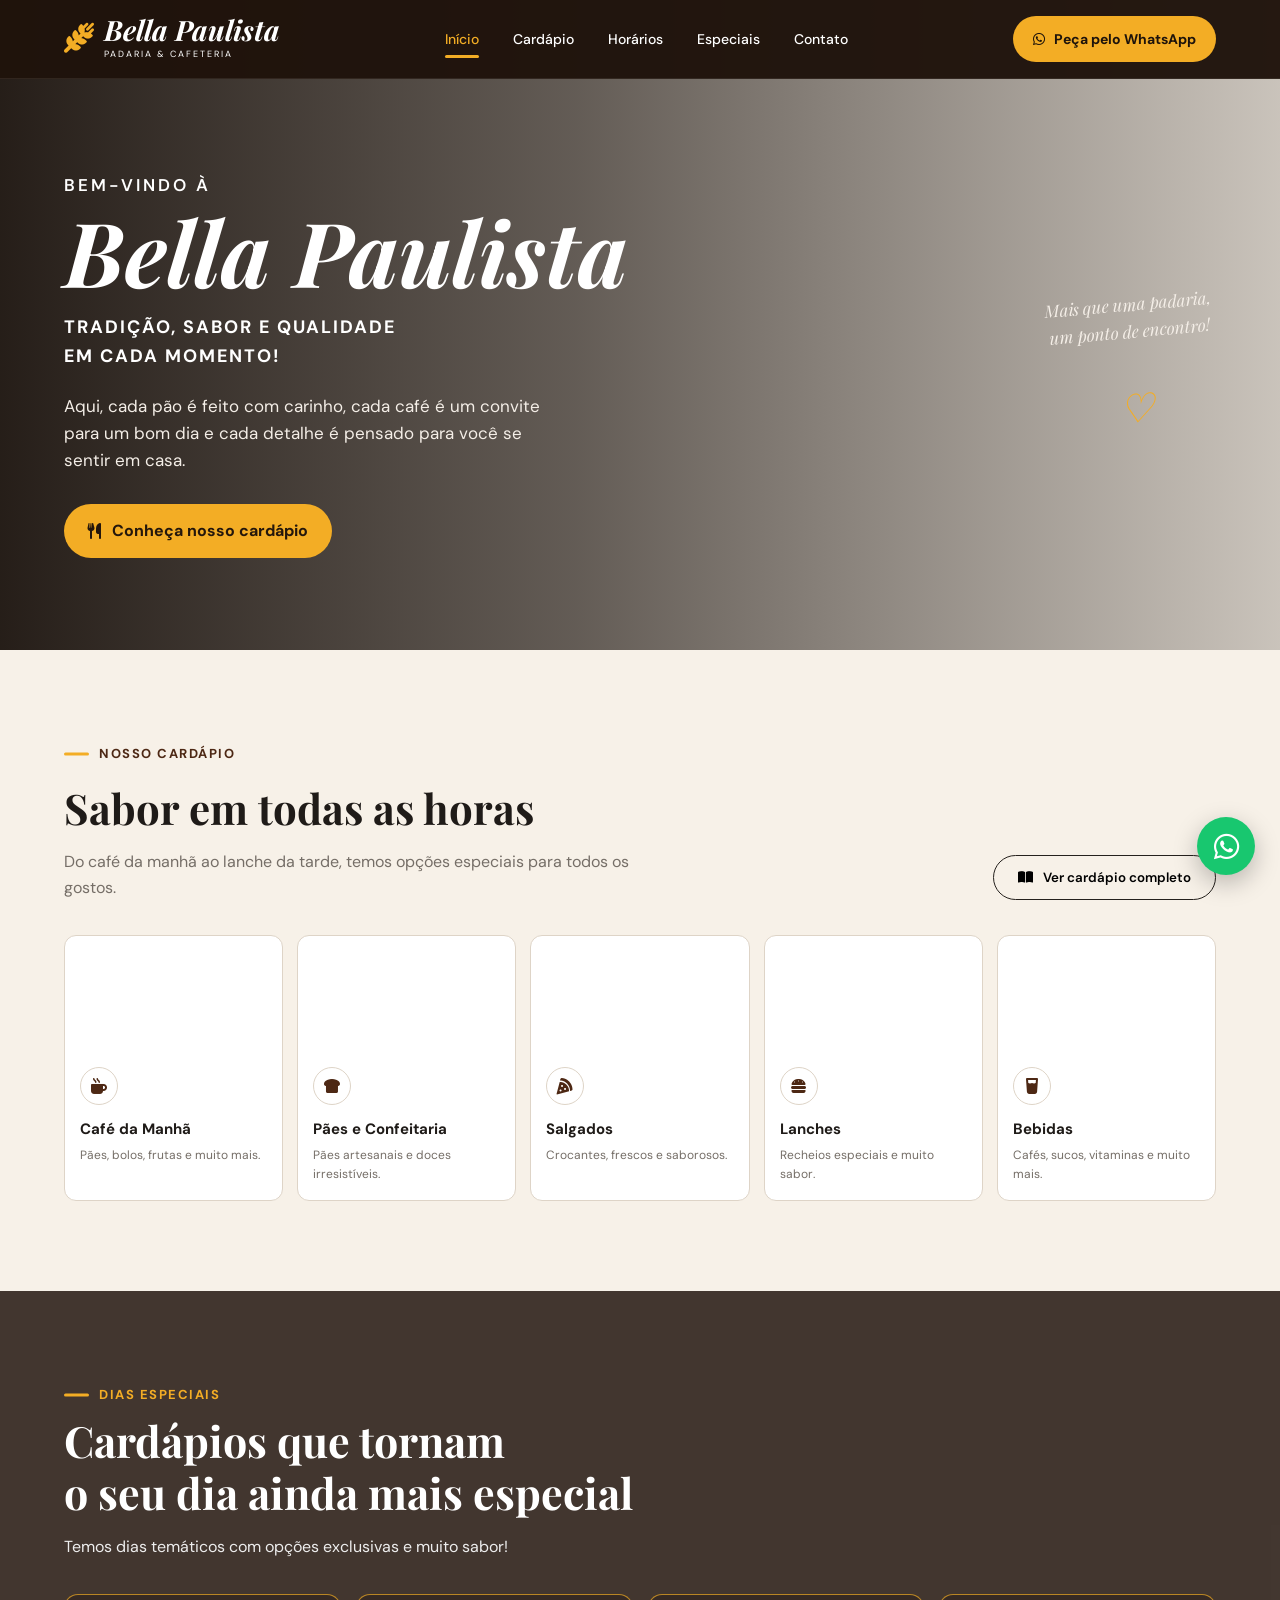
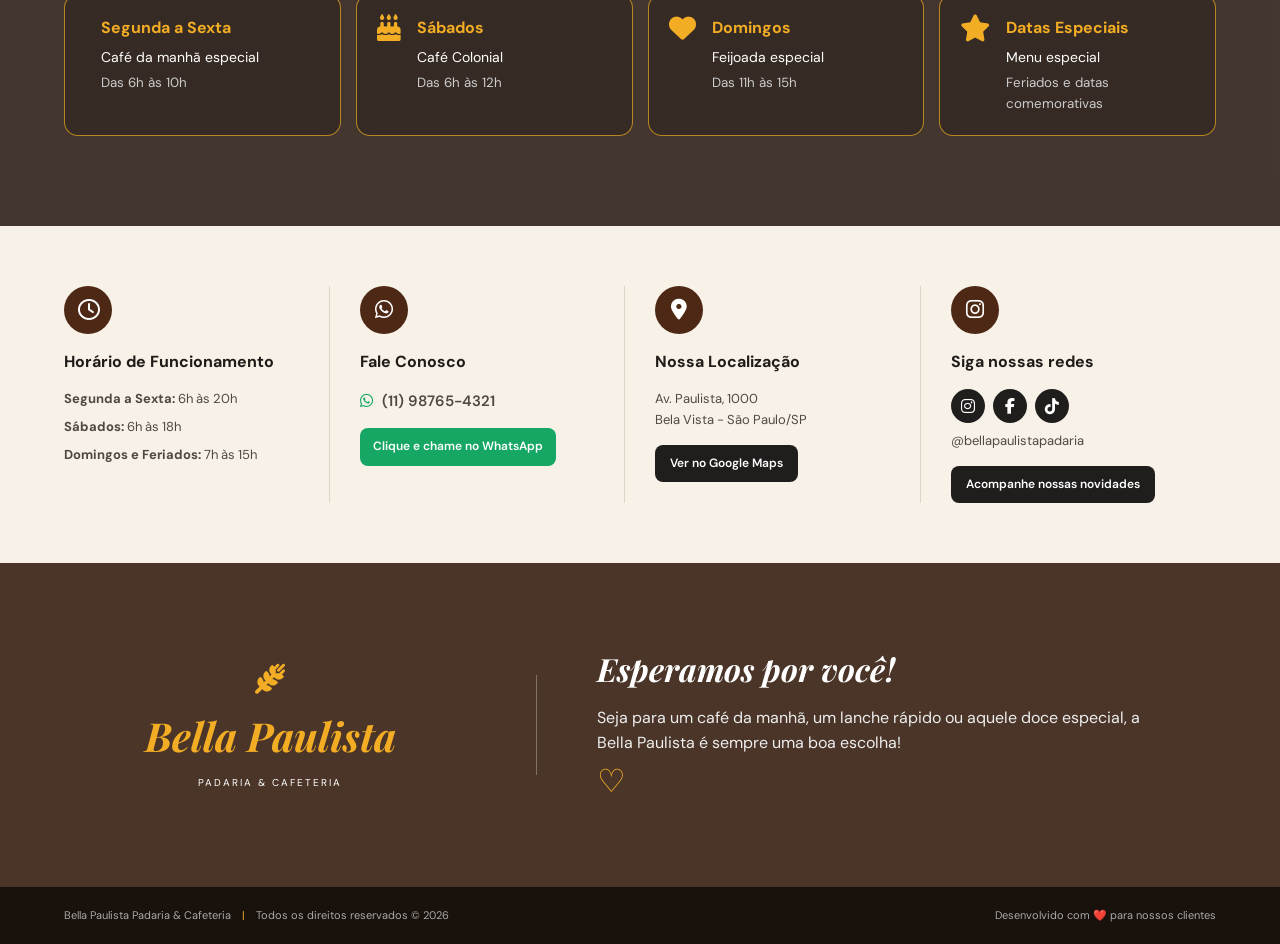
<file: index.html>
<!DOCTYPE html>
<html lang="pt-BR">

<head>
    <meta charset="UTF-8">
    <meta name="viewport" content="width=device-width, initial-scale=1.0">

    <meta name="description"
        content="Bella Paulista - Padaria & Cafeteria. Café, pães artesanais, confeitaria, salgados e muito mais.">

    <title>Bella Paulista | Padaria & Cafeteria</title>

    <!-- Google Fonts -->
    <link rel="preconnect" href="https://fonts.googleapis.com">
    <link rel="preconnect" href="https://fonts.gstatic.com" crossorigin>

    <link
        href="https://fonts.googleapis.com/css2?family=DM+Sans:wght@400;500;600;700&family=Playfair+Display:ital,wght@0,500;0,600;0,700;1,500;1,600&display=swap"
        rel="stylesheet">

    <!-- Font Awesome -->
    <link
        rel="stylesheet"
        href="https://cdnjs.cloudflare.com/ajax/libs/font-awesome/6.5.2/css/all.min.css">

    <!-- CSS -->
    <link rel="stylesheet" href="style.css">
</head>

<body>

    <!-- ================= HEADER ================= -->

    <header class="header">

        <div class="container nav-container">

            <a href="#inicio" class="logo">
                <span class="logo-icon">
                    <i class="fa-solid fa-wheat-awn"></i>
                </span>

                <div>
                    <strong>Bella Paulista</strong>
                    <small>PADARIA & CAFETERIA</small>
                </div>
            </a>

            <nav class="nav" id="nav">

                <a href="#inicio" class="active">Início</a>
                <a href="#cardapio">Cardápio</a>
                <a href="#horarios">Horários</a>
                <a href="#especiais">Especiais</a>
                <a href="#contato">Contato</a>

            </nav>

            <a
                class="btn-whatsapp header-whatsapp"
                href="https://wa.me/5511987654321?text=Olá!%20Gostaria%20de%20fazer%20um%20pedido."
                target="_blank">

                <i class="fa-brands fa-whatsapp"></i>

                Peça pelo WhatsApp

            </a>

            <button class="menu-button" id="menuButton">

                <i class="fa-solid fa-bars"></i>

            </button>

        </div>

    </header>


    <!-- ================= HERO ================= -->

    <main>

        <section class="hero" id="inicio">

            <div class="hero-overlay"></div>

            <div class="container hero-content">

                <div class="hero-text">

                    <span class="eyebrow">BEM-VINDO À</span>

                    <h1>Bella Paulista</h1>

                    <h2>
                        Tradição, sabor e qualidade
                        <br>
                        em cada momento!
                    </h2>

                    <p>
                        Aqui, cada pão é feito com carinho,
                        cada café é um convite para um bom dia
                        e cada detalhe é pensado para você
                        se sentir em casa.
                    </p>

                    <a href="#cardapio" class="btn-primary">

                        <i class="fa-solid fa-utensils"></i>

                        Conheça nosso cardápio

                    </a>

                </div>

                <div class="hero-message">

                    <p>
                        Mais que uma padaria,
                        <br>
                        um ponto de encontro!
                    </p>

                    <span>♡</span>

                </div>

            </div>

        </section>


        <!-- ================= CARDÁPIO ================= -->

        <section class="section cardapio" id="cardapio">

            <div class="container">

                <div class="section-header">

                    <div>

                        <span class="section-label">
                            NOSSO CARDÁPIO
                        </span>

                        <h2>
                            Sabor em todas as horas
                        </h2>

                        <p>
                            Do café da manhã ao lanche da tarde,
                            temos opções especiais para todos os gostos.
                        </p>

                    </div>

                    <button class="btn-outline" id="openMenu">

                        <i class="fa-solid fa-book-open"></i>

                        Ver cardápio completo

                    </button>

                </div>


                <div class="category-grid">

                    <!-- CARD 1 -->

                    <article class="category-card">

                        <div class="category-image breakfast"></div>

                        <div class="category-content">

                            <span class="category-icon">
                                <i class="fa-solid fa-mug-hot"></i>
                            </span>

                            <h3>Café da Manhã</h3>

                            <p>
                                Pães, bolos, frutas e muito mais.
                            </p>

                        </div>

                    </article>


                    <!-- CARD 2 -->

                    <article class="category-card">

                        <div class="category-image bakery"></div>

                        <div class="category-content">

                            <span class="category-icon">
                                <i class="fa-solid fa-bread-slice"></i>
                            </span>

                            <h3>Pães e Confeitaria</h3>

                            <p>
                                Pães artesanais e doces irresistíveis.
                            </p>

                        </div>

                    </article>


                    <!-- CARD 3 -->

                    <article class="category-card">

                        <div class="category-image snacks"></div>

                        <div class="category-content">

                            <span class="category-icon">
                                <i class="fa-solid fa-pizza-slice"></i>
                            </span>

                            <h3>Salgados</h3>

                            <p>
                                Crocantes, frescos e saborosos.
                            </p>

                        </div>

                    </article>


                    <!-- CARD 4 -->

                    <article class="category-card">

                        <div class="category-image sandwiches"></div>

                        <div class="category-content">

                            <span class="category-icon">
                                <i class="fa-solid fa-burger"></i>
                            </span>

                            <h3>Lanches</h3>

                            <p>
                                Recheios especiais e muito sabor.
                            </p>

                        </div>

                    </article>


                    <!-- CARD 5 -->

                    <article class="category-card">

                        <div class="category-image drinks"></div>

                        <div class="category-content">

                            <span class="category-icon">
                                <i class="fa-solid fa-glass-water"></i>
                            </span>

                            <h3>Bebidas</h3>

                            <p>
                                Cafés, sucos, vitaminas e muito mais.
                            </p>

                        </div>

                    </article>

                </div>

            </div>

        </section>


        <!-- ================= ESPECIAIS ================= -->

        <section class="special-section" id="especiais">

            <div class="special-overlay"></div>

            <div class="container special-content">

                <span class="section-label light">
                    DIAS ESPECIAIS
                </span>

                <h2>
                    Cardápios que tornam
                    <br>
                    o seu dia ainda mais especial
                </h2>

                <p>
                    Temos dias temáticos com opções exclusivas
                    e muito sabor!
                </p>


                <div class="special-grid">

                    <article class="special-card">

                        <i class="fa-solid fa-croissant"></i>

                        <div>
                            <strong>Segunda a Sexta</strong>

                            <span>
                                Café da manhã especial
                            </span>

                            <small>
                                Das 6h às 10h
                            </small>
                        </div>

                    </article>


                    <article class="special-card">

                        <i class="fa-solid fa-cake-candles"></i>

                        <div>
                            <strong>Sábados</strong>

                            <span>
                                Café Colonial
                            </span>

                            <small>
                                Das 6h às 12h
                            </small>
                        </div>

                    </article>


                    <article class="special-card">

                        <i class="fa-solid fa-heart"></i>

                        <div>
                            <strong>Domingos</strong>

                            <span>
                                Feijoada especial
                            </span>

                            <small>
                                Das 11h às 15h
                            </small>
                        </div>

                    </article>


                    <article class="special-card">

                        <i class="fa-solid fa-star"></i>

                        <div>
                            <strong>Datas Especiais</strong>

                            <span>
                                Menu especial
                            </span>

                            <small>
                                Feriados e datas comemorativas
                            </small>
                        </div>

                    </article>

                </div>

            </div>

        </section>


        <!-- ================= INFORMAÇÕES ================= -->

        <section class="info-section" id="horarios">

            <div class="container info-grid">


                <!-- HORÁRIOS -->

                <div class="info-box">

                    <div class="info-icon">
                        <i class="fa-regular fa-clock"></i>
                    </div>

                    <h3>
                        Horário de Funcionamento
                    </h3>

                    <p>
                        <strong>Segunda a Sexta:</strong>
                        6h às 20h
                    </p>

                    <p>
                        <strong>Sábados:</strong>
                        6h às 18h
                    </p>

                    <p>
                        <strong>Domingos e Feriados:</strong>
                        7h às 15h
                    </p>

                </div>


                <!-- WHATSAPP -->

                <div class="info-box">

                    <div class="info-icon">
                        <i class="fa-brands fa-whatsapp"></i>
                    </div>

                    <h3>
                        Fale Conosco
                    </h3>

                    <p class="phone">
                        <i class="fa-brands fa-whatsapp"></i>
                        (11) 98765-4321
                    </p>

                    <a
                        class="btn-green"
                        href="https://wa.me/5511987654321"
                        target="_blank">

                        Clique e chame no WhatsApp

                    </a>

                </div>


                <!-- LOCALIZAÇÃO -->

                <div class="info-box">

                    <div class="info-icon">
                        <i class="fa-solid fa-location-dot"></i>
                    </div>

                    <h3>
                        Nossa Localização
                    </h3>

                    <p>
                        Av. Paulista, 1000
                        <br>
                        Bela Vista - São Paulo/SP
                    </p>

                    <a
                        href="https://www.google.com/maps/search/?api=1&query=Av.+Paulista,+1000,+São+Paulo"
                        target="_blank"
                        class="btn-dark">

                        Ver no Google Maps

                    </a>

                </div>


                <!-- REDES SOCIAIS -->

                <div class="info-box">

                    <div class="info-icon">
                        <i class="fa-brands fa-instagram"></i>
                    </div>

                    <h3>
                        Siga nossas redes
                    </h3>

                    <div class="social-icons">

                        <a href="https://instagram.com/"
                            target="_blank">

                            <i class="fa-brands fa-instagram"></i>

                        </a>

                        <a href="https://facebook.com/"
                            target="_blank">

                            <i class="fa-brands fa-facebook-f"></i>

                        </a>

                        <a href="https://tiktok.com/"
                            target="_blank">

                            <i class="fa-brands fa-tiktok"></i>

                        </a>

                    </div>

                    <p>
                        @bellapaulistapadaria
                    </p>

                    <a
                        href="https://instagram.com/"
                        target="_blank"
                        class="btn-dark">

                        Acompanhe nossas novidades

                    </a>

                </div>

            </div>

        </section>


        <!-- ================= CONTATO ================= -->

        <section class="contact-section" id="contato">

            <div class="contact-overlay"></div>

            <div class="container contact-content">

                <div class="contact-logo">

                    <span>
                        <i class="fa-solid fa-wheat-awn"></i>
                    </span>

                    <h2>Bella Paulista</h2>

                    <small>
                        PADARIA & CAFETERIA
                    </small>

                </div>


                <div class="contact-divider"></div>


                <div class="contact-message">

                    <h2>
                        Esperamos por você!
                    </h2>

                    <p>
                        Seja para um café da manhã,
                        um lanche rápido ou aquele doce especial,
                        a Bella Paulista é sempre uma boa escolha!
                    </p>

                    <span>♡</span>

                </div>

            </div>

        </section>

    </main>


    <!-- ================= FOOTER ================= -->

    <footer class="footer">

        <div class="container footer-content">

            <p>
                Bella Paulista Padaria & Cafeteria
                <span>|</span>
                Todos os direitos reservados © 2026
            </p>

            <p>
                Desenvolvido com ❤️ para nossos clientes
            </p>

        </div>

    </footer>


    <!-- ================= BOTÃO WHATSAPP ================= -->

    <a
        href="https://wa.me/5511987654321?text=Olá!%20Gostaria%20de%20saber%20mais%20sobre%20o%20cardápio."
        target="_blank"
        class="whatsapp-float"
        aria-label="Fale conosco pelo WhatsApp">

        <i class="fa-brands fa-whatsapp"></i>

    </a>


    <!-- ================= MODAL CARDÁPIO ================= -->

    <div class="modal" id="menuModal">

        <div class="modal-content">

            <button class="modal-close" id="closeMenu">
                <i class="fa-solid fa-xmark"></i>
            </button>

            <span class="section-label">
                BELLA PAULISTA
            </span>

            <h2>
                Nosso Cardápio
            </h2>

            <p class="modal-intro">
                Escolha uma categoria para conhecer nossas opções.
            </p>


            <div class="menu-tabs">

                <button class="tab active" data-category="cafes">
                    Cafés
                </button>

                <button class="tab" data-category="paes">
                    Pães
                </button>

                <button class="tab" data-category="salgados">
                    Salgados
                </button>

                <button class="tab" data-category="lanches">
                    Lanches
                </button>

                <button class="tab" data-category="bebidas">
                    Bebidas
                </button>

            </div>


            <div class="menu-items" id="menuItems">

            </div>


            <a
                href="https://wa.me/5511987654321?text=Olá!%20Gostaria%20de%20fazer%20um%20pedido."
                target="_blank"
                class="btn-primary modal-whatsapp">

                <i class="fa-brands fa-whatsapp"></i>

                Fazer pedido pelo WhatsApp

            </a>

        </div>

    </div>


    <!-- JavaScript -->

    <script src="script.js"></script>

</body>

</html>
</file>
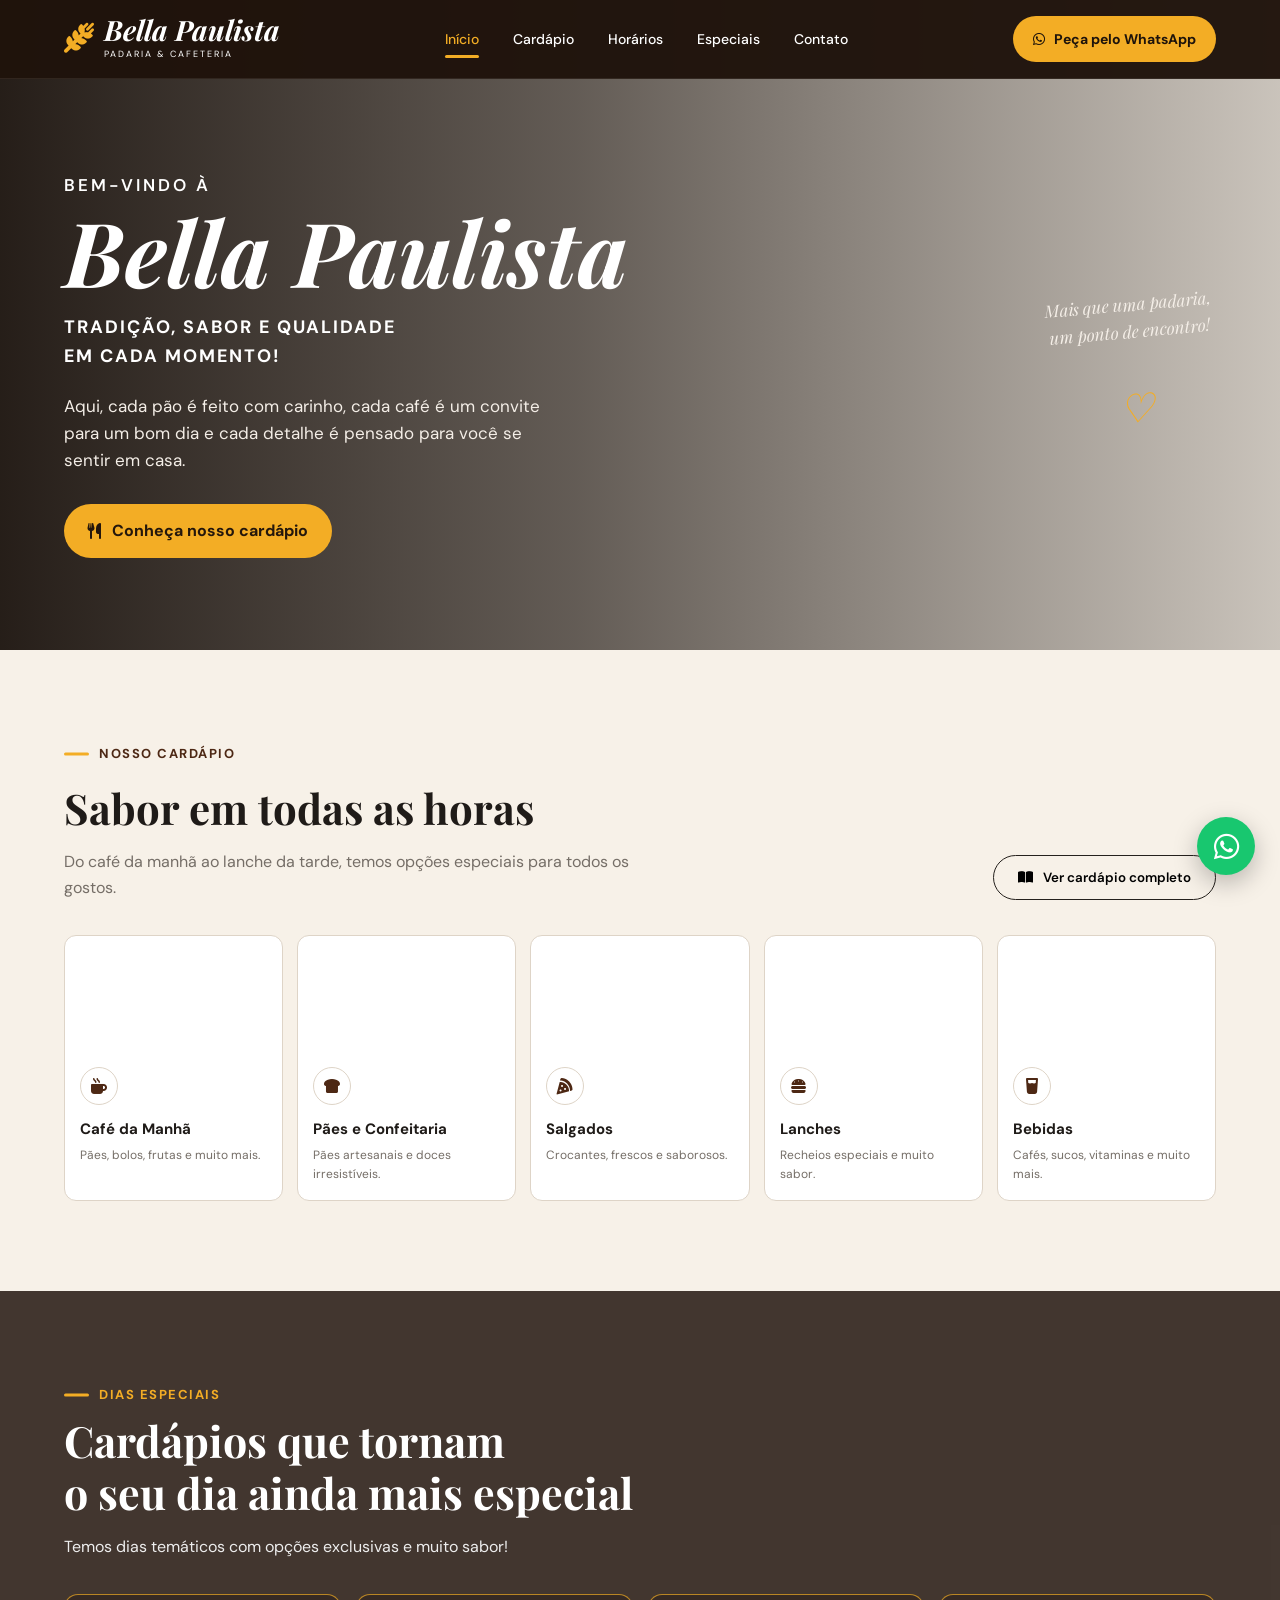
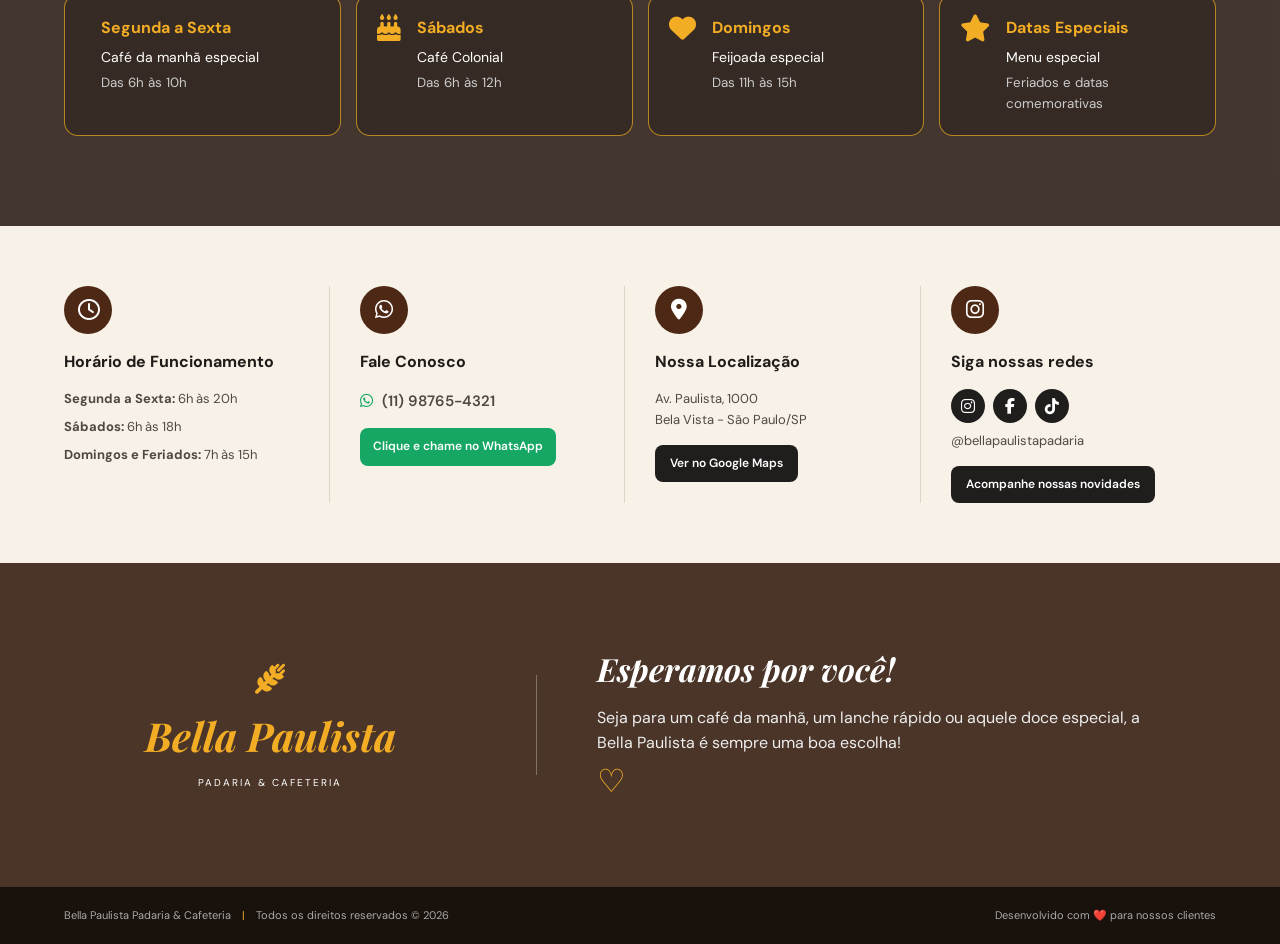
<file: index2.html>
<!DOCTYPE html>
<html lang="pt-BR">

<head>
    <meta charset="UTF-8">
    <meta name="viewport" content="width=device-width, initial-scale=1.0">

    <meta name="description"
        content="Bella Paulista - Padaria & Cafeteria. Café, pães artesanais, confeitaria, salgados e muito mais.">

    <title>Bella Paulista | Padaria & Cafeteria</title>

    <!-- Google Fonts -->
    <link rel="preconnect" href="https://fonts.googleapis.com">
    <link rel="preconnect" href="https://fonts.gstatic.com" crossorigin>

    <link
        href="https://fonts.googleapis.com/css2?family=DM+Sans:wght@400;500;600;700&family=Playfair+Display:ital,wght@0,500;0,600;0,700;1,500;1,600&display=swap"
        rel="stylesheet">

    <!-- Font Awesome -->
    <link
        rel="stylesheet"
        href="https://cdnjs.cloudflare.com/ajax/libs/font-awesome/6.5.2/css/all.min.css">

    <!-- CSS -->
    <link rel="stylesheet" href="style.css">
</head>

<body>

    <!-- ================= HEADER ================= -->

    <header class="header">

        <div class="container nav-container">

            <a href="#inicio" class="logo">
                <span class="logo-icon">
                    <i class="fa-solid fa-wheat-awn"></i>
                </span>

                <div>
                    <strong>Bella Paulista</strong>
                    <small>PADARIA & CAFETERIA</small>
                </div>
            </a>

            <nav class="nav" id="nav">

                <a href="#inicio" class="active">Início</a>
                <a href="#cardapio">Cardápio</a>
                <a href="#horarios">Horários</a>
                <a href="#especiais">Especiais</a>
                <a href="#contato">Contato</a>

            </nav>

            <a
                class="btn-whatsapp header-whatsapp"
                href="https://wa.me/5511987654321?text=Olá!%20Gostaria%20de%20fazer%20um%20pedido."
                target="_blank">

                <i class="fa-brands fa-whatsapp"></i>

                Peça pelo WhatsApp

            </a>

            <button class="menu-button" id="menuButton">

                <i class="fa-solid fa-bars"></i>

            </button>

        </div>

    </header>


    <!-- ================= HERO ================= -->

    <main>

        <section class="hero" id="inicio">

            <div class="hero-overlay"></div>

            <div class="container hero-content">

                <div class="hero-text">

                    <span class="eyebrow">BEM-VINDO À</span>

                    <h1>Bella Paulista</h1>

                    <h2>
                        Tradição, sabor e qualidade
                        <br>
                        em cada momento!
                    </h2>

                    <p>
                        Aqui, cada pão é feito com carinho,
                        cada café é um convite para um bom dia
                        e cada detalhe é pensado para você
                        se sentir em casa.
                    </p>

                    <a href="#cardapio" class="btn-primary">

                        <i class="fa-solid fa-utensils"></i>

                        Conheça nosso cardápio

                    </a>

                </div>

                <div class="hero-message">

                    <p>
                        Mais que uma padaria,
                        <br>
                        um ponto de encontro!
                    </p>

                    <span>♡</span>

                </div>

            </div>

        </section>


        <!-- ================= CARDÁPIO ================= -->

        <section class="section cardapio" id="cardapio">

            <div class="container">

                <div class="section-header">

                    <div>

                        <span class="section-label">
                            NOSSO CARDÁPIO
                        </span>

                        <h2>
                            Sabor em todas as horas
                        </h2>

                        <p>
                            Do café da manhã ao lanche da tarde,
                            temos opções especiais para todos os gostos.
                        </p>

                    </div>

                    <button class="btn-outline" id="openMenu">

                        <i class="fa-solid fa-book-open"></i>

                        Ver cardápio completo

                    </button>

                </div>


                <div class="category-grid">

                    <!-- CARD 1 -->

                    <article class="category-card">

                        <div class="category-image breakfast"></div>

                        <div class="category-content">

                            <span class="category-icon">
                                <i class="fa-solid fa-mug-hot"></i>
                            </span>

                            <h3>Café da Manhã</h3>

                            <p>
                                Pães, bolos, frutas e muito mais.
                            </p>

                        </div>

                    </article>


                    <!-- CARD 2 -->

                    <article class="category-card">

                        <div class="category-image bakery"></div>

                        <div class="category-content">

                            <span class="category-icon">
                                <i class="fa-solid fa-bread-slice"></i>
                            </span>

                            <h3>Pães e Confeitaria</h3>

                            <p>
                                Pães artesanais e doces irresistíveis.
                            </p>

                        </div>

                    </article>


                    <!-- CARD 3 -->

                    <article class="category-card">

                        <div class="category-image snacks"></div>

                        <div class="category-content">

                            <span class="category-icon">
                                <i class="fa-solid fa-pizza-slice"></i>
                            </span>

                            <h3>Salgados</h3>

                            <p>
                                Crocantes, frescos e saborosos.
                            </p>

                        </div>

                    </article>


                    <!-- CARD 4 -->

                    <article class="category-card">

                        <div class="category-image sandwiches"></div>

                        <div class="category-content">

                            <span class="category-icon">
                                <i class="fa-solid fa-burger"></i>
                            </span>

                            <h3>Lanches</h3>

                            <p>
                                Recheios especiais e muito sabor.
                            </p>

                        </div>

                    </article>


                    <!-- CARD 5 -->

                    <article class="category-card">

                        <div class="category-image drinks"></div>

                        <div class="category-content">

                            <span class="category-icon">
                                <i class="fa-solid fa-glass-water"></i>
                            </span>

                            <h3>Bebidas</h3>

                            <p>
                                Cafés, sucos, vitaminas e muito mais.
                            </p>

                        </div>

                    </article>

                </div>

            </div>

        </section>


        <!-- ================= ESPECIAIS ================= -->

        <section class="special-section" id="especiais">

            <div class="special-overlay"></div>

            <div class="container special-content">

                <span class="section-label light">
                    DIAS ESPECIAIS
                </span>

                <h2>
                    Cardápios que tornam
                    <br>
                    o seu dia ainda mais especial
                </h2>

                <p>
                    Temos dias temáticos com opções exclusivas
                    e muito sabor!
                </p>


                <div class="special-grid">

                    <article class="special-card">

                        <i class="fa-solid fa-croissant"></i>

                        <div>
                            <strong>Segunda a Sexta</strong>

                            <span>
                                Café da manhã especial
                            </span>

                            <small>
                                Das 6h às 10h
                            </small>
                        </div>

                    </article>


                    <article class="special-card">

                        <i class="fa-solid fa-cake-candles"></i>

                        <div>
                            <strong>Sábados</strong>

                            <span>
                                Café Colonial
                            </span>

                            <small>
                                Das 6h às 12h
                            </small>
                        </div>

                    </article>


                    <article class="special-card">

                        <i class="fa-solid fa-heart"></i>

                        <div>
                            <strong>Domingos</strong>

                            <span>
                                Feijoada especial
                            </span>

                            <small>
                                Das 11h às 15h
                            </small>
                        </div>

                    </article>


                    <article class="special-card">

                        <i class="fa-solid fa-star"></i>

                        <div>
                            <strong>Datas Especiais</strong>

                            <span>
                                Menu especial
                            </span>

                            <small>
                                Feriados e datas comemorativas
                            </small>
                        </div>

                    </article>

                </div>

            </div>

        </section>


        <!-- ================= INFORMAÇÕES ================= -->

        <section class="info-section" id="horarios">

            <div class="container info-grid">


                <!-- HORÁRIOS -->

                <div class="info-box">

                    <div class="info-icon">
                        <i class="fa-regular fa-clock"></i>
                    </div>

                    <h3>
                        Horário de Funcionamento
                    </h3>

                    <p>
                        <strong>Segunda a Sexta:</strong>
                        6h às 20h
                    </p>

                    <p>
                        <strong>Sábados:</strong>
                        6h às 18h
                    </p>

                    <p>
                        <strong>Domingos e Feriados:</strong>
                        7h às 15h
                    </p>

                </div>


                <!-- WHATSAPP -->

                <div class="info-box">

                    <div class="info-icon">
                        <i class="fa-brands fa-whatsapp"></i>
                    </div>

                    <h3>
                        Fale Conosco
                    </h3>

                    <p class="phone">
                        <i class="fa-brands fa-whatsapp"></i>
                        (11) 98765-4321
                    </p>

                    <a
                        class="btn-green"
                        href="https://wa.me/5511987654321"
                        target="_blank">

                        Clique e chame no WhatsApp

                    </a>

                </div>


                <!-- LOCALIZAÇÃO -->

                <div class="info-box">

                    <div class="info-icon">
                        <i class="fa-solid fa-location-dot"></i>
                    </div>

                    <h3>
                        Nossa Localização
                    </h3>

                    <p>
                        Av. Paulista, 1000
                        <br>
                        Bela Vista - São Paulo/SP
                    </p>

                    <a
                        href="https://www.google.com/maps/search/?api=1&query=Av.+Paulista,+1000,+São+Paulo"
                        target="_blank"
                        class="btn-dark">

                        Ver no Google Maps

                    </a>

                </div>


                <!-- REDES SOCIAIS -->

                <div class="info-box">

                    <div class="info-icon">
                        <i class="fa-brands fa-instagram"></i>
                    </div>

                    <h3>
                        Siga nossas redes
                    </h3>

                    <div class="social-icons">

                        <a href="https://instagram.com/"
                            target="_blank">

                            <i class="fa-brands fa-instagram"></i>

                        </a>

                        <a href="https://facebook.com/"
                            target="_blank">

                            <i class="fa-brands fa-facebook-f"></i>

                        </a>

                        <a href="https://tiktok.com/"
                            target="_blank">

                            <i class="fa-brands fa-tiktok"></i>

                        </a>

                    </div>

                    <p>
                        @bellapaulistapadaria
                    </p>

                    <a
                        href="https://instagram.com/"
                        target="_blank"
                        class="btn-dark">

                        Acompanhe nossas novidades

                    </a>

                </div>

            </div>

        </section>


        <!-- ================= CONTATO ================= -->

        <section class="contact-section" id="contato">

            <div class="contact-overlay"></div>

            <div class="container contact-content">

                <div class="contact-logo">

                    <span>
                        <i class="fa-solid fa-wheat-awn"></i>
                    </span>

                    <h2>Bella Paulista</h2>

                    <small>
                        PADARIA & CAFETERIA
                    </small>

                </div>


                <div class="contact-divider"></div>


                <div class="contact-message">

                    <h2>
                        Esperamos por você!
                    </h2>

                    <p>
                        Seja para um café da manhã,
                        um lanche rápido ou aquele doce especial,
                        a Bella Paulista é sempre uma boa escolha!
                    </p>

                    <span>♡</span>

                </div>

            </div>

        </section>

    </main>


    <!-- ================= FOOTER ================= -->

    <footer class="footer">

        <div class="container footer-content">

            <p>
                Bella Paulista Padaria & Cafeteria
                <span>|</span>
                Todos os direitos reservados © 2026
            </p>

            <p>
                Desenvolvido com ❤️ para nossos clientes
            </p>

        </div>

    </footer>


    <!-- ================= BOTÃO WHATSAPP ================= -->

    <a
        href="https://wa.me/5511987654321?text=Olá!%20Gostaria%20de%20saber%20mais%20sobre%20o%20cardápio."
        target="_blank"
        class="whatsapp-float"
        aria-label="Fale conosco pelo WhatsApp">

        <i class="fa-brands fa-whatsapp"></i>

    </a>


    <!-- ================= MODAL CARDÁPIO ================= -->

    <div class="modal" id="menuModal">

        <div class="modal-content">

            <button class="modal-close" id="closeMenu">
                <i class="fa-solid fa-xmark"></i>
            </button>

            <span class="section-label">
                BELLA PAULISTA
            </span>

            <h2>
                Nosso Cardápio
            </h2>

            <p class="modal-intro">
                Escolha uma categoria para conhecer nossas opções.
            </p>


            <div class="menu-tabs">

                <button class="tab active" data-category="cafes">
                    Cafés
                </button>

                <button class="tab" data-category="paes">
                    Pães
                </button>

                <button class="tab" data-category="salgados">
                    Salgados
                </button>

                <button class="tab" data-category="lanches">
                    Lanches
                </button>

                <button class="tab" data-category="bebidas">
                    Bebidas
                </button>

            </div>


            <div class="menu-items" id="menuItems">

            </div>


            <a
                href="https://wa.me/5511987654321?text=Olá!%20Gostaria%20de%20fazer%20um%20pedido."
                target="_blank"
                class="btn-primary modal-whatsapp">

                <i class="fa-brands fa-whatsapp"></i>

                Fazer pedido pelo WhatsApp

            </a>

        </div>

    </div>


    <!-- JavaScript -->

    <script src="script.js"></script>

</body>

</html>
</file>
<file: style.css>
/* =====================================================
   BELLA PAULISTA
   PADARIA & CAFETERIA
   ===================================================== */


/* ================= RESET ================= */

* {
    margin: 0;
    padding: 0;
    box-sizing: border-box;
}

html {
    scroll-behavior: smooth;
}

body {
    font-family: "DM Sans", sans-serif;
    color: #1f1b18;
    background: #f7f1e8;
    line-height: 1.6;
}

a {
    text-decoration: none;
    color: inherit;
}

button {
    font-family: inherit;
}


/* ================= VARIÁVEIS ================= */

:root {

    --brown-dark: #21140c;
    --brown: #4d2814;
    --brown-light: #704021;

    --gold: #f3ad25;
    --gold-light: #ffc44d;

    --cream: #f7f1e8;
    --white: #ffffff;

    --green: #16a765;

    --text: #211f1c;
    --muted: #756e67;

    --border: #ded4c7;

    --shadow: 0 15px 40px rgba(0, 0, 0, 0.10);

    --radius: 14px;
}


/* ================= CONTAINER ================= */

.container {
    width: min(1180px, 90%);
    margin: auto;
}


/* ================= HEADER ================= */

.header {
    position: fixed;
    width: 100%;
    top: 0;
    left: 0;

    z-index: 1000;

    background: rgba(31, 19, 12, 0.97);

    border-bottom: 1px solid rgba(255, 255, 255, 0.08);

    transition: 0.3s;
}

.nav-container {

    height: 78px;

    display: flex;

    align-items: center;

    justify-content: space-between;

    gap: 30px;
}


/* LOGO */

.logo {

    display: flex;

    align-items: center;

    gap: 10px;

    color: white;
}

.logo-icon {

    color: var(--gold);

    font-size: 30px;
}

.logo strong {

    display: block;

    font-family: "Playfair Display", serif;

    font-size: 28px;

    font-style: italic;

    line-height: 1;
}

.logo small {

    font-size: 9px;

    letter-spacing: 2px;

    display: block;

    margin-top: 3px;
}


/* NAV */

.nav {

    display: flex;

    gap: 34px;

    align-items: center;
}

.nav a {

    color: white;

    font-size: 14px;

    font-weight: 500;

    position: relative;

    padding: 8px 0;

    transition: 0.3s;
}

.nav a:hover,
.nav a.active {

    color: var(--gold);
}

.nav a.active::after {

    content: "";

    position: absolute;

    bottom: 0;

    left: 0;

    width: 100%;

    height: 3px;

    background: var(--gold);

    border-radius: 10px;
}


/* ================= BOTÕES ================= */

.btn-primary {

    display: inline-flex;

    align-items: center;

    justify-content: center;

    gap: 10px;

    background: var(--gold);

    color: #24170c;

    padding: 14px 24px;

    border-radius: 40px;

    font-weight: 700;

    border: none;

    cursor: pointer;

    transition: 0.3s;
}

.btn-primary:hover {

    transform: translateY(-3px);

    background: var(--gold-light);

    box-shadow: 0 10px 25px rgba(243, 173, 37, 0.25);
}


.btn-whatsapp {

    display: flex;

    align-items: center;

    gap: 9px;

    background: var(--gold);

    padding: 12px 20px;

    border-radius: 30px;

    color: #1d130b;

    font-size: 14px;

    font-weight: 700;

    transition: 0.3s;
}

.btn-whatsapp:hover {

    transform: translateY(-2px);

    background: var(--gold-light);
}


.btn-outline {

    background: transparent;

    border: 1px solid #25211d;

    border-radius: 40px;

    padding: 13px 24px;

    cursor: pointer;

    font-weight: 600;

    display: flex;

    gap: 10px;

    align-items: center;

    transition: 0.3s;
}

.btn-outline:hover {

    background: var(--brown-dark);

    color: white;
}


/* ================= HERO ================= */

.hero {

    min-height: 650px;

    display: flex;

    align-items: center;

    position: relative;

    background-image:
        url("https://images.unsplash.com/photo-1509440159596-0249088772ff?auto=format&fit=crop&w=1800&q=85");

    background-size: cover;

    background-position: center;
}

.hero-overlay {

    position: absolute;

    inset: 0;

    background:
        linear-gradient(
            90deg,
            rgba(20, 12, 7, 0.92) 0%,
            rgba(20, 12, 7, 0.65) 45%,
            rgba(20, 12, 7, 0.20) 100%
        );
}

.hero-content {

    position: relative;

    z-index: 2;

    display: flex;

    justify-content: space-between;

    align-items: center;

    color: white;

    padding-top: 80px;
}

.hero-text {

    max-width: 600px;
}

.eyebrow {

    font-size: 17px;

    font-weight: 600;

    letter-spacing: 3px;
}

.hero h1 {

    font-family: "Playfair Display", serif;

    font-size: clamp(60px, 7vw, 90px);

    font-style: italic;

    color: white;

    line-height: 1.05;

    margin: 5px 0 15px;
}

.hero h2 {

    text-transform: uppercase;

    font-size: 18px;

    letter-spacing: 2px;

    line-height: 1.6;

    margin-bottom: 22px;
}

.hero p {

    font-size: 17px;

    max-width: 500px;

    margin-bottom: 30px;

    color: #f4eee7;
}

.hero-message {

    text-align: center;

    transform: rotate(-5deg);

    font-family: "Playfair Display", serif;

    font-style: italic;

    font-size: 27px;

    max-width: 220px;
}

.hero-message span {

    font-size: 40px;

    color: var(--gold);
}


/* ================= SECTIONS ================= */

.section {

    padding: 90px 0;
}


/* ================= CARDÁPIO ================= */

.cardapio {

    background: var(--cream);
}

.section-header {

    display: flex;

    justify-content: space-between;

    align-items: end;

    gap: 30px;

    margin-bottom: 35px;
}

.section-label {

    display: inline-block;

    color: var(--brown);

    font-weight: 700;

    font-size: 13px;

    letter-spacing: 1.5px;

    position: relative;

    padding-left: 35px;

    margin-bottom: 10px;
}

.section-label::before {

    content: "";

    position: absolute;

    left: 0;

    top: 50%;

    transform: translateY(-50%);

    width: 25px;

    height: 3px;

    border-radius: 10px;

    background: var(--gold);
}

.section-header h2 {

    font-family: "Playfair Display", serif;

    font-size: 42px;

    margin-bottom: 7px;
}

.section-header p {

    color: var(--muted);

    max-width: 600px;
}


/* CATEGORY GRID */

.category-grid {

    display: grid;

    grid-template-columns: repeat(5, 1fr);

    gap: 14px;
}

.category-card {

    background: white;

    border: 1px solid var(--border);

    border-radius: 12px;

    overflow: hidden;

    transition: 0.3s;
}

.category-card:hover {

    transform: translateY(-7px);

    box-shadow: var(--shadow);
}

.category-image {

    height: 150px;

    background-size: cover;

    background-position: center;
}

.breakfast {

    background-image:
        url("https://images.unsplash.com/photo-1533089860892-a7c6f0a88666?auto=format&fit=crop&w=700&q=80");
}

.bakery {

    background-image:
        url("https://images.unsplash.com/photo-1509440159596-0249088772ff?auto=format&fit=crop&w=700&q=80");
}

.snacks {

    background-image:
        url("https://images.unsplash.com/photo-1601050690597-df0568f70950?auto=format&fit=crop&w=700&q=80");
}

.sandwiches {

    background-image:
        url("https://images.unsplash.com/photo-1528735602780-2552fd46c7af?auto=format&fit=crop&w=700&q=80");
}

.drinks {

    background-image:
        url("https://images.unsplash.com/photo-1541167760496-1628856ab772?auto=format&fit=crop&w=700&q=80");
}

.category-content {

    padding: 15px;

    position: relative;
}

.category-icon {

    width: 38px;

    height: 38px;

    display: flex;

    align-items: center;

    justify-content: center;

    border-radius: 50%;

    color: var(--brown);

    background: #fff;

    border: 1px solid var(--border);

    margin-top: -34px;

    position: relative;

    margin-bottom: 12px;
}

.category-content h3 {

    font-size: 15px;

    margin-bottom: 5px;
}

.category-content p {

    color: var(--muted);

    font-size: 12px;
}


/* ================= ESPECIAIS ================= */

.special-section {

    position: relative;

    background-image:
        url("https://images.unsplash.com/photo-1578985545062-69928b1d9587?auto=format&fit=crop&w=1800&q=85");

    background-size: cover;

    background-position: center;

    padding: 90px 0;

    color: white;
}

.special-overlay {

    position: absolute;

    inset: 0;

    background: rgba(27, 14, 7, 0.82);
}

.special-content {

    position: relative;

    z-index: 2;
}

.section-label.light {

    color: var(--gold);
}

.special-content h2 {

    font-family: "Playfair Display", serif;

    font-size: 43px;

    line-height: 1.2;

    margin-bottom: 15px;
}

.special-content > p {

    margin-bottom: 35px;

    color: #eee;
}

.special-grid {

    display: grid;

    grid-template-columns: repeat(4, 1fr);

    gap: 15px;
}

.special-card {

    border: 1px solid rgba(243, 173, 37, 0.7);

    border-radius: 14px;

    padding: 20px;

    display: flex;

    gap: 16px;

    align-items: flex-start;

    background: rgba(20, 10, 5, 0.25);

    transition: 0.3s;
}

.special-card:hover {

    background: rgba(243, 173, 37, 0.12);

    transform: translateY(-4px);
}

.special-card > i {

    color: var(--gold);

    font-size: 27px;
}

.special-card strong {

    display: block;

    color: var(--gold);

    margin-bottom: 5px;
}

.special-card span {

    display: block;

    font-size: 14px;
}

.special-card small {

    display: block;

    color: #ccc;

    margin-top: 4px;
}


/* ================= INFORMAÇÕES ================= */

.info-section {

    padding: 60px 0;

    background: var(--cream);
}

.info-grid {

    display: grid;

    grid-template-columns: repeat(4, 1fr);

    gap: 30px;
}

.info-box {

    padding-right: 25px;

    border-right: 1px solid var(--border);
}

.info-box:last-child {

    border-right: none;
}

.info-icon {

    width: 48px;

    height: 48px;

    background: var(--brown);

    color: white;

    display: flex;

    align-items: center;

    justify-content: center;

    border-radius: 50%;

    font-size: 21px;

    margin-bottom: 15px;
}

.info-box h3 {

    font-size: 16px;

    margin-bottom: 15px;
}

.info-box p {

    font-size: 13px;

    margin-bottom: 7px;

    color: #504941;
}

.phone {

    font-size: 15px !important;

    font-weight: 600;
}

.phone i {

    color: var(--green);

    margin-right: 5px;
}

.btn-green {

    display: inline-block;

    background: var(--green);

    color: white;

    padding: 9px 13px;

    border-radius: 8px;

    font-size: 12px;

    margin-top: 8px;

    font-weight: 600;
}

.btn-dark {

    display: inline-block;

    background: #201e1d;

    color: white;

    padding: 9px 15px;

    border-radius: 8px;

    font-size: 12px;

    margin-top: 7px;

    font-weight: 600;
}

.social-icons {

    display: flex;

    gap: 8px;

    margin-bottom: 8px;
}

.social-icons a {

    width: 34px;

    height: 34px;

    background: #201e1d;

    color: white;

    border-radius: 50%;

    display: flex;

    align-items: center;

    justify-content: center;

    transition: 0.3s;
}

.social-icons a:hover {

    background: var(--brown);

    transform: translateY(-3px);
}


/* ================= CONTATO ================= */

.contact-section {

    position: relative;

    padding: 80px 0;

    background-image:
        url("https://images.unsplash.com/photo-1517248135467-4c7edcad34c4?auto=format&fit=crop&w=1800&q=85");

    background-size: cover;

    background-position: center;
}

.contact-overlay {

    position: absolute;

    inset: 0;

    background: rgba(51, 28, 14, 0.88);
}

.contact-content {

    position: relative;

    z-index: 2;

    display: grid;

    grid-template-columns: 1fr auto 1.5fr;

    align-items: center;

    gap: 60px;

    color: white;
}

.contact-logo {

    text-align: center;
}

.contact-logo span {

    color: var(--gold);

    font-size: 30px;
}

.contact-logo h2 {

    font-family: "Playfair Display", serif;

    font-size: 40px;

    font-style: italic;

    color: var(--gold);
}

.contact-logo small {

    letter-spacing: 2px;

    font-size: 10px;
}

.contact-divider {

    width: 1px;

    height: 100px;

    background: rgba(255,255,255,.3);
}

.contact-message h2 {

    font-family: "Playfair Display", serif;

    font-size: 32px;

    font-style: italic;

    margin-bottom: 10px;
}

.contact-message p {

    max-width: 550px;

    color: #eee;
}

.contact-message span {

    color: var(--gold);

    font-size: 32px;
}


/* ================= FOOTER ================= */

.footer {

    background: #18110c;

    color: #aaa;

    padding: 20px 0;

    font-size: 11px;
}

.footer-content {

    display: flex;

    justify-content: space-between;

    gap: 20px;
}

.footer span {

    margin: 0 8px;

    color: var(--gold);
}


/* ================= WHATSAPP FLOAT ================= */

.whatsapp-float {

    position: fixed;

    right: 25px;

    bottom: 25px;

    width: 58px;

    height: 58px;

    border-radius: 50%;

    background: #18c76f;

    color: white;

    display: flex;

    align-items: center;

    justify-content: center;

    font-size: 29px;

    z-index: 900;

    box-shadow: 0 8px 25px rgba(0,0,0,.25);

    transition: .3s;
}

.whatsapp-float:hover {

    transform: scale(1.08);
}


/* ================= MODAL ================= */

.modal {

    position: fixed;

    inset: 0;

    background: rgba(0,0,0,.75);

    display: none;

    align-items: center;

    justify-content: center;

    padding: 20px;

    z-index: 2000;
}

.modal.show {

    display: flex;
}

.modal-content {

    background: var(--cream);

    width: min(850px, 100%);

    max-height: 90vh;

    overflow-y: auto;

    border-radius: 20px;

    padding: 40px;

    position: relative;

    animation: modalOpen .3s ease;
}

@keyframes modalOpen {

    from {

        opacity: 0;

        transform: translateY(20px) scale(.98);
    }

    to {

        opacity: 1;

        transform: translateY(0) scale(1);
    }
}

.modal-close {

    position: absolute;

    top: 15px;

    right: 15px;

    border: none;

    background: #eee;

    width: 38px;

    height: 38px;

    border-radius: 50%;

    cursor: pointer;

    font-size: 18px;
}

.modal-content h2 {

    font-family: "Playfair Display", serif;

    font-size: 38px;

    margin-bottom: 5px;
}

.modal-intro {

    color: var(--muted);

    margin-bottom: 25px;
}


/* TABS */

.menu-tabs {

    display: flex;

    gap: 8px;

    flex-wrap: wrap;

    margin-bottom: 25px;
}

.tab {

    border: 1px solid var(--border);

    background: white;

    padding: 9px 15px;

    border-radius: 30px;

    cursor: pointer;

    transition: .3s;
}

.tab.active,
.tab:hover {

    background: var(--brown);

    color: white;
}


/* ITEMS */

.menu-items {

    display: grid;

    grid-template-columns: repeat(2, 1fr);

    gap: 12px;

    margin-bottom: 25px;
}

.menu-item {

    background: white;

    padding: 17px;

    border-radius: 12px;

    border: 1px solid var(--border);

    display: flex;

    justify-content: space-between;

    gap: 15px;
}

.menu-item h3 {

    font-size: 15px;

    margin-bottom: 3px;
}

.menu-item p {

    font-size: 12px;

    color: var(--muted);
}

.menu-price {

    font-weight: 700;

    color: var(--brown);

    white-space: nowrap;
}

.modal-whatsapp {

    width: 100%;
}


/* ================= MENU MOBILE ================= */

.menu-button {

    display: none;

    border: none;

    background: transparent;

    color: white;

    font-size: 24px;

    cursor: pointer;
}


/* ================= RESPONSIVO ================= */

@media (max-width: 1000px) {

    .nav {

        gap: 15px;
    }

    .header-whatsapp {

        display: none;
    }

    .category-grid {

        grid-template-columns: repeat(3, 1fr);
    }

    .special-grid {

        grid-template-columns: repeat(2, 1fr);
    }

    .info-grid {

        grid-template-columns: repeat(2, 1fr);
    }

    .info-box {

        border-right: none;

        border-bottom: 1px solid var(--border);

        padding-bottom: 25px;
    }

    .contact-content {

        grid-template-columns: 1fr;

        text-align: center;
    }

    .contact-divider {

        width: 100%;

        height: 1px;
    }

    .contact-message p {

        margin: auto;
    }
}


@media (max-width: 700px) {

    .nav {

        position: absolute;

        top: 78px;

        left: 0;

        width: 100%;

        background: var(--brown-dark);

        display: none;

        flex-direction: column;

        padding: 20px;

        gap: 5px;
    }

    .nav.show {

        display: flex;
    }

    .nav a {

        padding: 12px;

        width: 100%;

        text-align: center;
    }

    .menu-button {

        display: block;
    }

    .hero {

        min-height: 700px;
    }

    .hero-content {

        padding-top: 100px;
    }

    .hero-message {

        display: none;
    }

    .hero h1 {

        font-size: 58px;
    }

    .section-header {

        align-items: flex-start;

        flex-direction: column;
    }

    .section-header h2 {

        font-size: 35px;
    }

    .category-grid {

        grid-template-columns: repeat(2, 1fr);
    }

    .special-grid {

        grid-template-columns: 1fr;
    }

    .info-grid {

        grid-template-columns: 1fr;
    }

    .menu-items {

        grid-template-columns: 1fr;
    }

    .modal-content {

        padding: 30px 20px;
    }

    .footer-content {

        flex-direction: column;

        text-align: center;
    }

}


@media (max-width: 450px) {

    .category-grid {

        grid-template-columns: 1fr;
    }

    .hero h1 {

        font-size: 50px;
    }

    .hero h2 {

        font-size: 15px;
    }

    .hero p {

        font-size: 15px;
    }

    .btn-primary {

        width: 100%;
    }

    .special-content h2 {

        font-size: 32px;
    }

    .whatsapp-float {

        right: 18px;

        bottom: 18px;
    }
}
</file>
